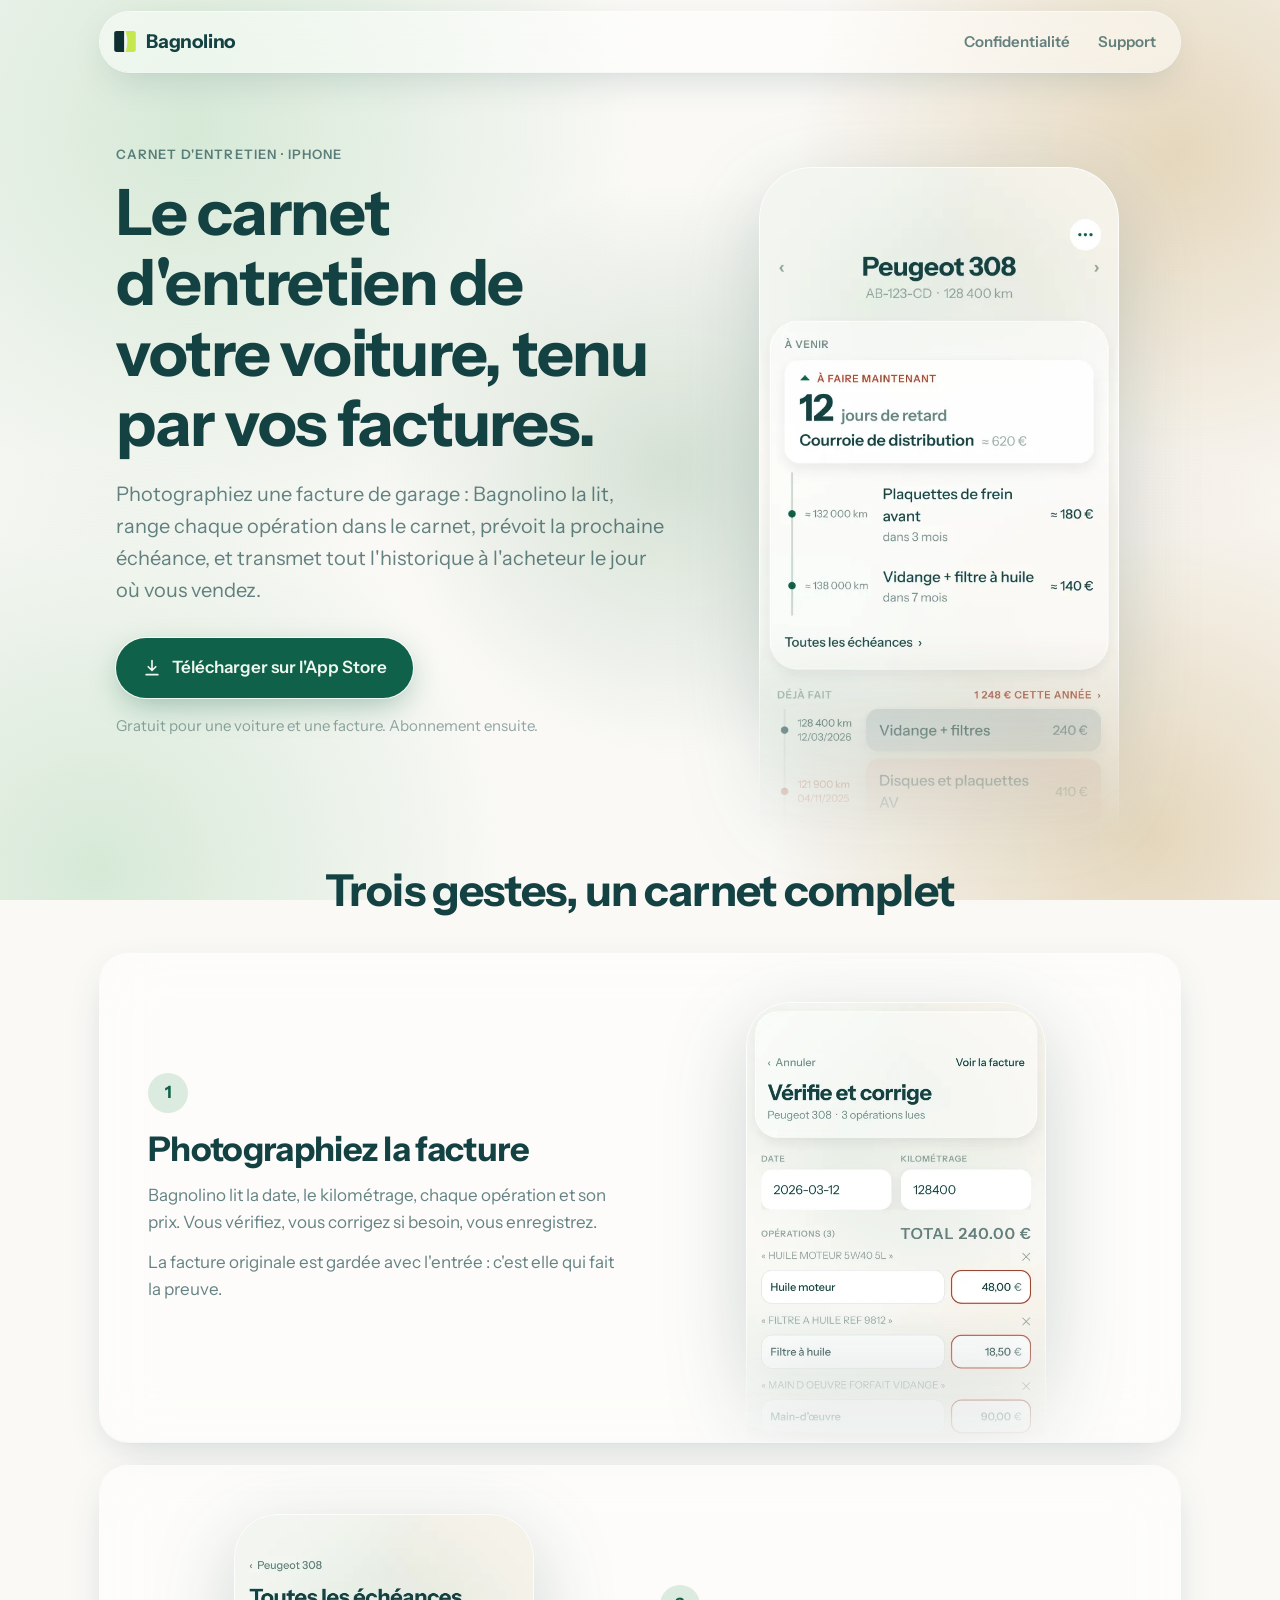
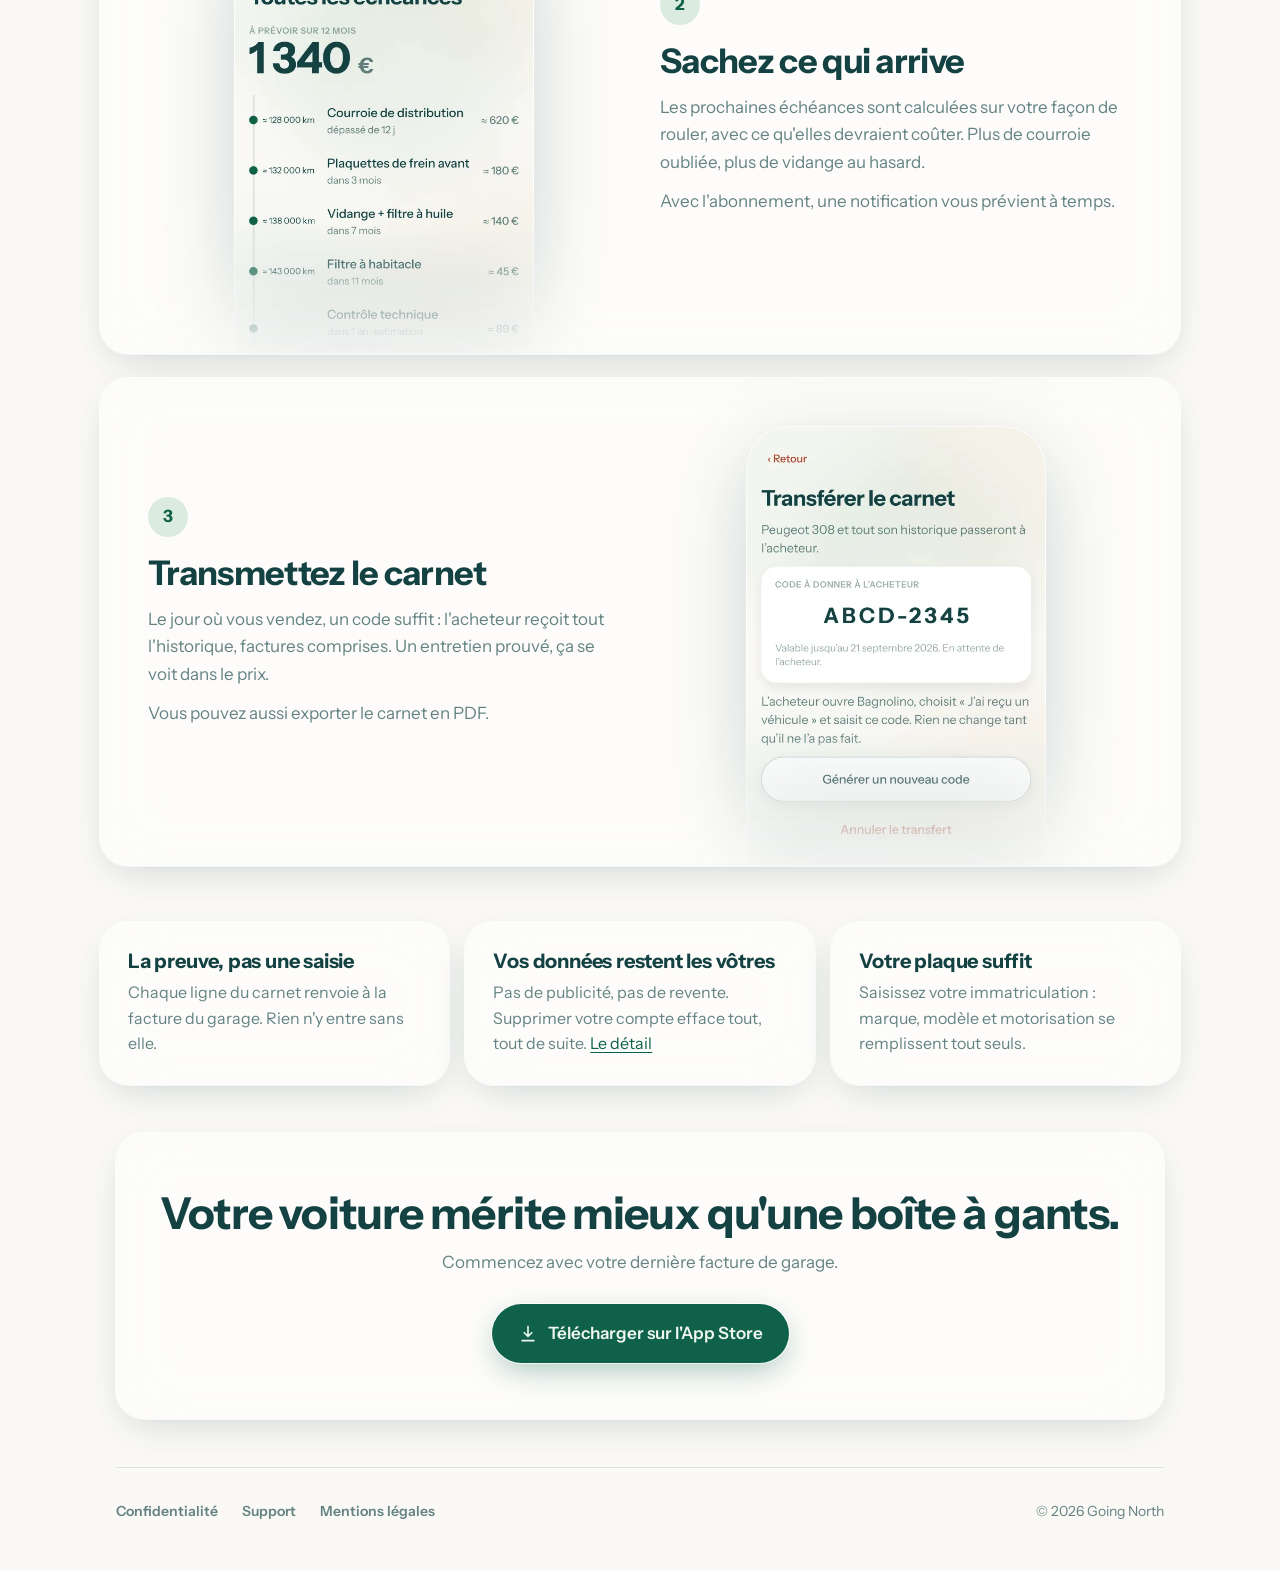
<file: index.html>
<!doctype html>
<html lang="fr">
<head>
  <meta charset="utf-8">
  <meta name="viewport" content="width=device-width, initial-scale=1">
  <title>Bagnolino — le carnet d'entretien de votre voiture</title>
  <meta name="description" content="Bagnolino lit vos factures de garage et tient le carnet d'entretien de votre voiture. Historique prouvé, prochaines échéances, transmission à l'acheteur.">
  <meta name="theme-color" content="#faf9f6">
  <meta property="og:type" content="website">
  <meta property="og:url" content="https://bagnolino.fr/">
  <meta property="og:title" content="Bagnolino — le carnet d'entretien de votre voiture">
  <meta property="og:description" content="Photographiez une facture de garage : Bagnolino tient le carnet, prévoit la suite et le transmet à l'acheteur le jour où vous vendez.">
  <meta property="og:image" content="https://bagnolino.fr/img/og.jpg">
  <meta name="twitter:card" content="summary_large_image">
  <link rel="icon" href="/favicon.svg" type="image/svg+xml">
  <link rel="icon" href="/favicon.png" sizes="64x64">
  <link rel="apple-touch-icon" href="/apple-touch-icon.png">
  <link rel="preload" href="/fonts/instrument-sans-700.woff2" as="font" type="font/woff2" crossorigin>
  <link rel="stylesheet" href="/style.css">
</head>
<body>
  <div class="taches" aria-hidden="true"><i></i><i></i><i></i><i></i><i></i></div>
  <header class="entete verre">
    <a class="marque" href="/"><i aria-hidden="true"></i>Bagnolino</a>
    <nav aria-label="Principale">
      <a href="/confidentialite/">Confidentialité</a>
      <a href="/support/">Support</a>
    </nav>
  </header>

  <main>
    <section class="hero large">
      <div class="accroche">
        <p class="surtitre">Carnet d'entretien · iPhone</p>
        <h1>Le carnet d'entretien de votre voiture, tenu par vos factures.</h1>
        <p class="chapo">Photographiez une facture de garage : Bagnolino la lit, range chaque opération dans le carnet, prévoit la prochaine échéance, et transmet tout l'historique à l'acheteur le jour où vous vendez.</p>
        <a class="bouton" href="https://apps.apple.com/fr/app/bagnolino/id6799707396">
          <svg viewBox="0 0 24 24" fill="none" stroke="currentColor" stroke-width="2" stroke-linecap="round" stroke-linejoin="round" aria-hidden="true"><path d="M12 3v12m0 0-4.5-4.5M12 15l4.5-4.5M5 20h14"/></svg>
          Télécharger sur l'App Store
        </a>
        <p class="mention">Gratuit pour une voiture et une facture. Abonnement ensuite.</p>
      </div>
      <div class="ecran">
        <img src="/img/accueil.webp" width="564" height="1044" alt="L'écran d'accueil de Bagnolino : une Peugeot 308, la courroie de distribution à faire maintenant, les prochaines échéances et les factures déjà enregistrées.">
      </div>
    </section>

    <section class="temps large" aria-labelledby="temps">
      <h2 id="temps">Trois gestes, un carnet complet</h2>

      <article class="etape verre">
        <div class="texte">
          <span class="numero" aria-hidden="true">1</span>
          <h3>Photographiez la facture</h3>
          <p>Bagnolino lit la date, le kilométrage, chaque opération et son prix. Vous vérifiez, vous corrigez si besoin, vous enregistrez.</p>
          <p>La facture originale est gardée avec l'entrée : c'est elle qui fait la preuve.</p>
        </div>
        <div class="ecran">
          <img src="/img/scan.webp" width="564" height="1044" loading="lazy" alt="L'écran de vérification d'une facture scannée : date, kilométrage et trois opérations reconnues, avec leur prix.">
        </div>
      </article>

      <article class="etape verre">
        <div class="texte">
          <span class="numero" aria-hidden="true">2</span>
          <h3>Sachez ce qui arrive</h3>
          <p>Les prochaines échéances sont calculées sur votre façon de rouler, avec ce qu'elles devraient coûter. Plus de courroie oubliée, plus de vidange au hasard.</p>
          <p>Avec l'abonnement, une notification vous prévient à temps.</p>
        </div>
        <div class="ecran">
          <img src="/img/echeances.webp" width="564" height="1044" loading="lazy" alt="La liste de toutes les échéances : 1 340 € à prévoir sur douze mois, de la courroie de distribution au liquide de refroidissement.">
        </div>
      </article>

      <article class="etape verre">
        <div class="texte">
          <span class="numero" aria-hidden="true">3</span>
          <h3>Transmettez le carnet</h3>
          <p>Le jour où vous vendez, un code suffit : l'acheteur reçoit tout l'historique, factures comprises. Un entretien prouvé, ça se voit dans le prix.</p>
          <p>Vous pouvez aussi exporter le carnet en PDF.</p>
        </div>
        <div class="ecran">
          <img src="/img/transfert.webp" width="564" height="1044" loading="lazy" alt="L'écran de transfert du carnet : un code à donner à l'acheteur, valable quelques jours.">
        </div>
      </article>
    </section>

    <section class="bandeau large" aria-label="Nos engagements">
      <div class="verre">
        <h3>La preuve, pas une saisie</h3>
        <p>Chaque ligne du carnet renvoie à la facture du garage. Rien n'y entre sans elle.</p>
      </div>
      <div class="verre">
        <h3>Vos données restent les vôtres</h3>
        <p>Pas de publicité, pas de revente. Supprimer votre compte efface tout, tout de suite. <a href="/confidentialite/">Le détail</a></p>
      </div>
      <div class="verre">
        <h3>Votre plaque suffit</h3>
        <p>Saisissez votre immatriculation : marque, modèle et motorisation se remplissent tout seuls.</p>
      </div>
    </section>

    <section class="large">
      <div class="final verre">
        <h2>Votre voiture mérite mieux qu'une boîte à gants.</h2>
        <p>Commencez avec votre dernière facture de garage.</p>
        <a class="bouton" href="https://apps.apple.com/fr/app/bagnolino/id6799707396">
          <svg viewBox="0 0 24 24" fill="none" stroke="currentColor" stroke-width="2" stroke-linecap="round" stroke-linejoin="round" aria-hidden="true"><path d="M12 3v12m0 0-4.5-4.5M12 15l4.5-4.5M5 20h14"/></svg>
          Télécharger sur l'App Store
        </a>
      </div>
    </section>
  </main>

  <footer class="pied">
    <a href="/confidentialite/">Confidentialité</a>
    <a href="/support/">Support</a>
    <a href="/mentions-legales/">Mentions légales</a>
    <span>© 2026 Going North</span>
  </footer>
</body>
</html>
</file>
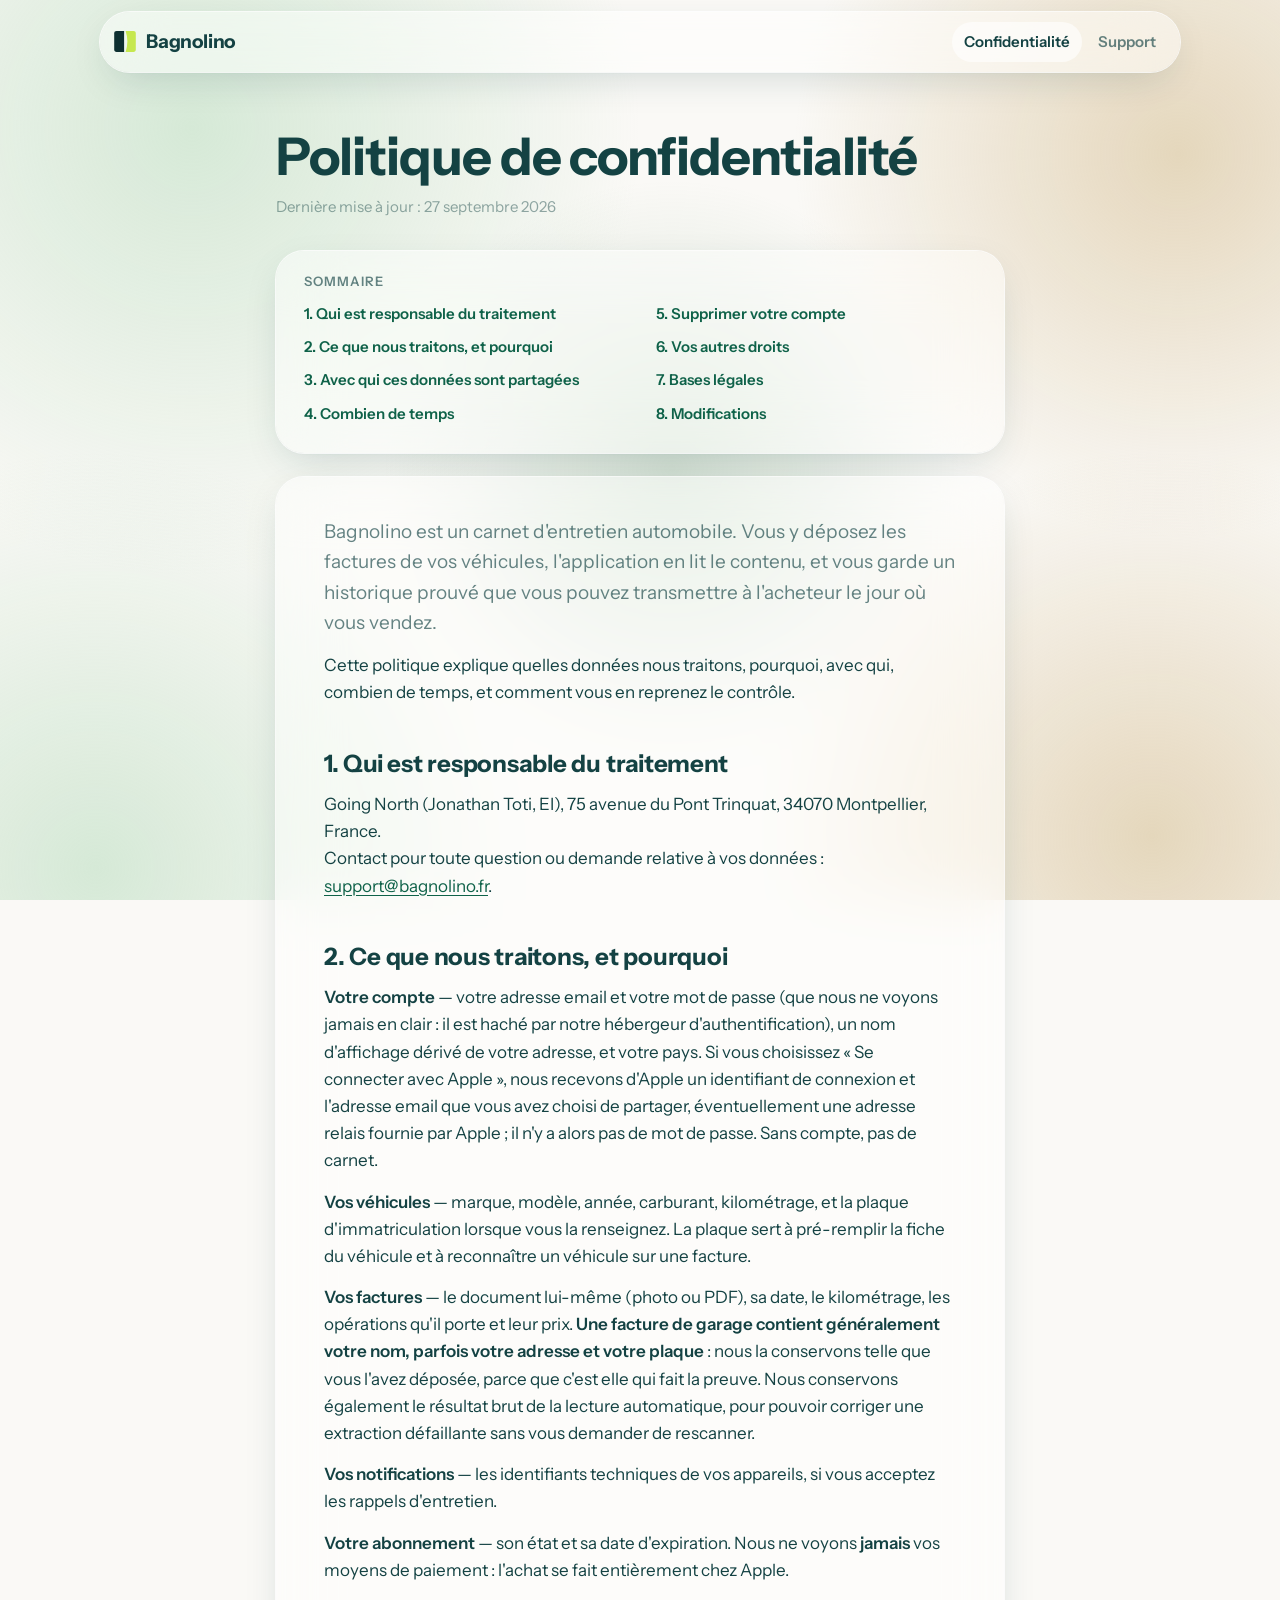
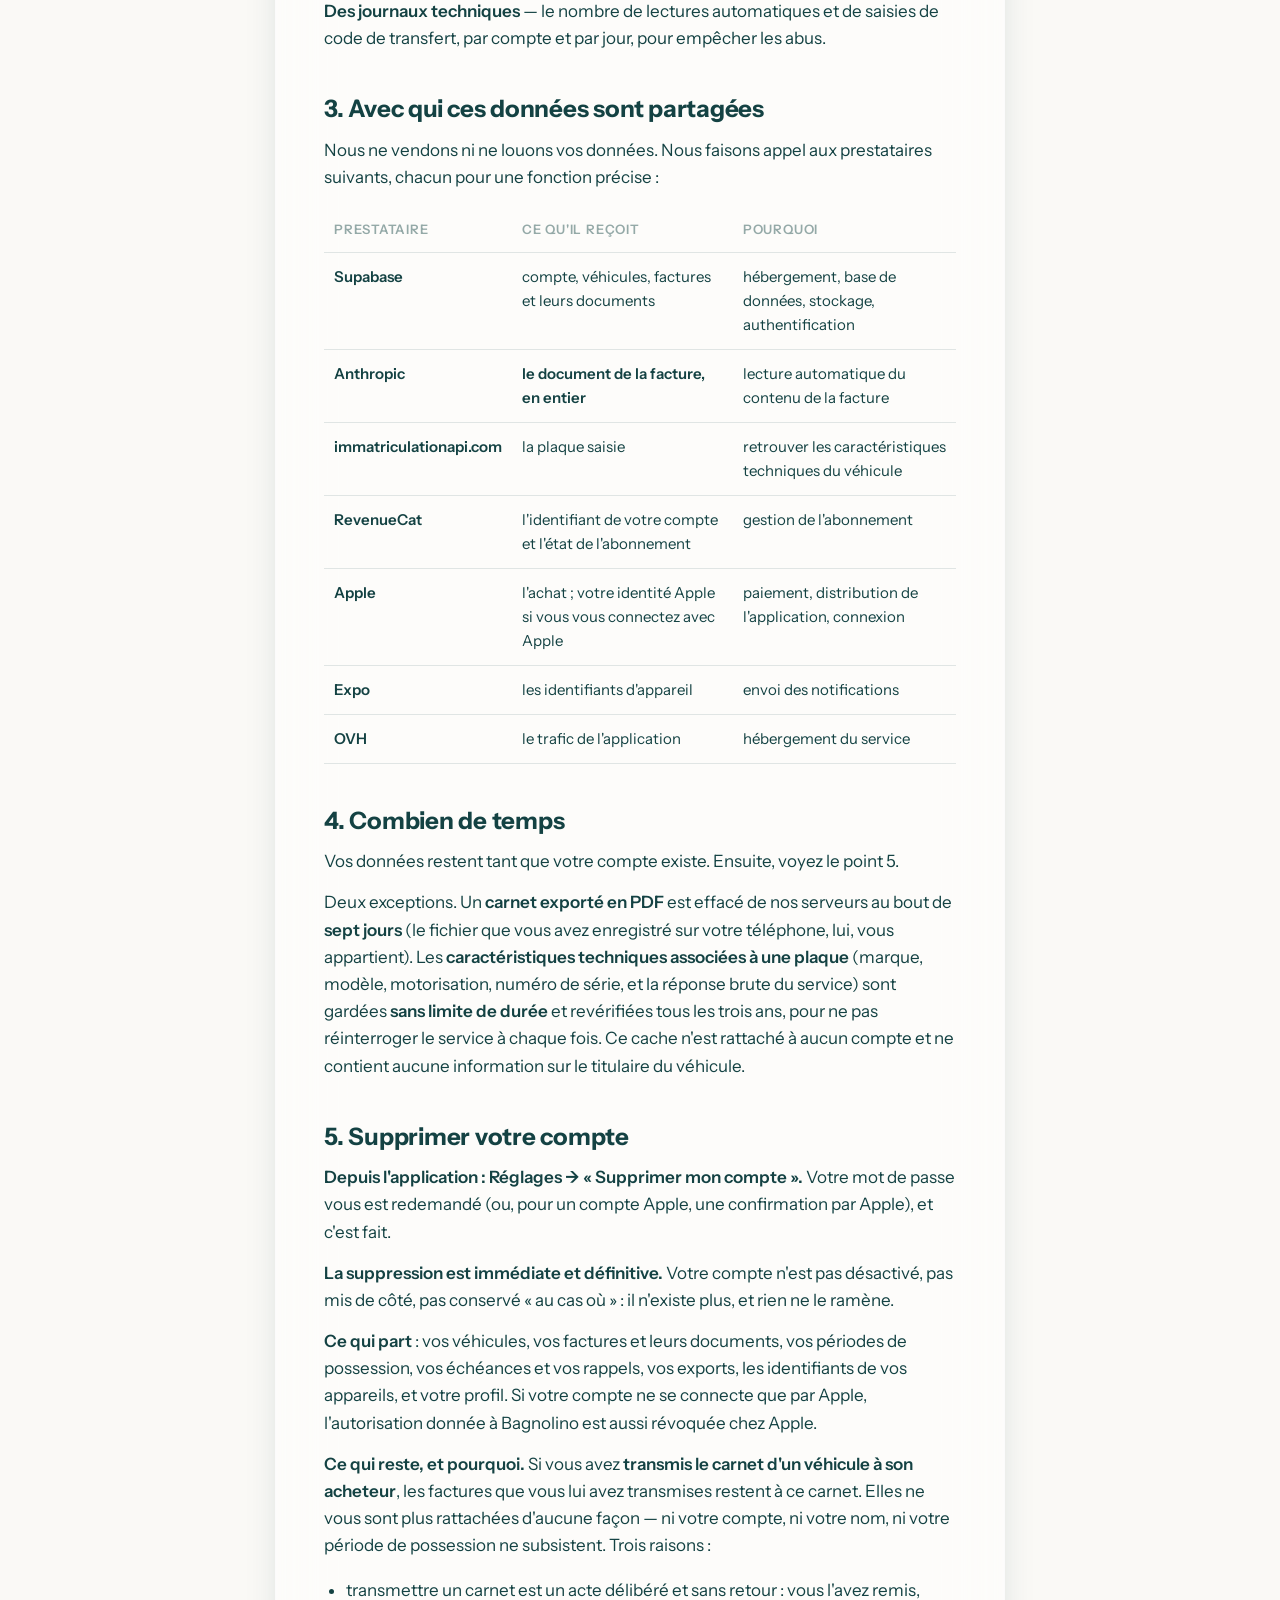
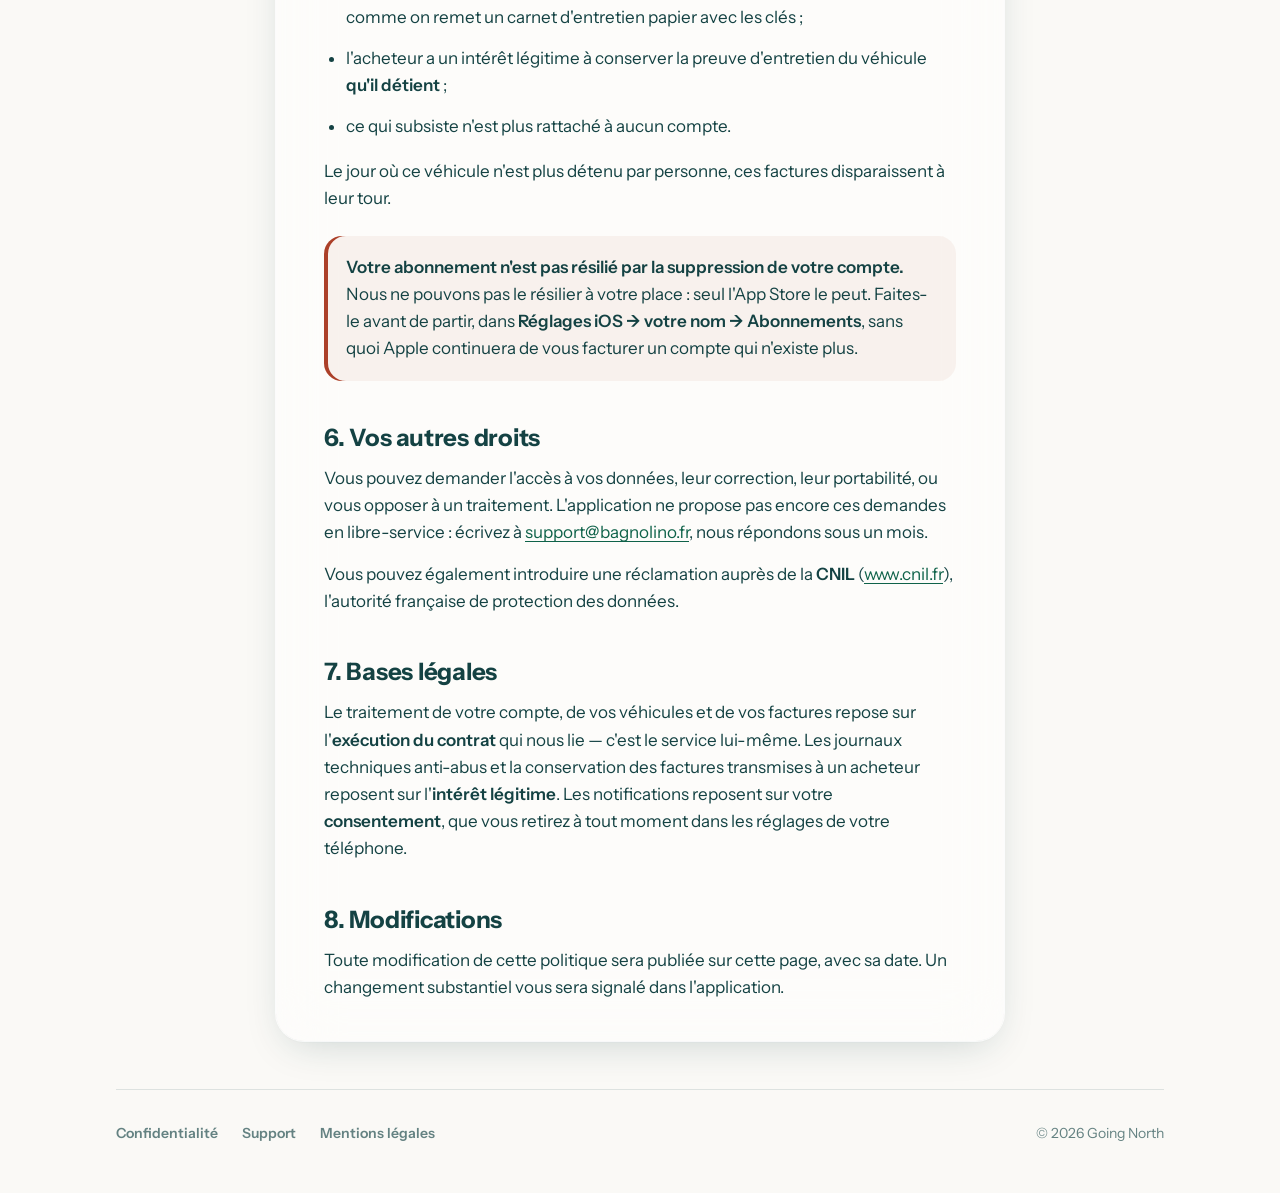
<file: confidentialite/index.html>
<!doctype html>
<html lang="fr">
<head>
  <meta charset="utf-8">
  <meta name="viewport" content="width=device-width, initial-scale=1">
  <title>Politique de confidentialité — Bagnolino</title>
  <link rel="icon" href="/favicon.svg" type="image/svg+xml">
  <link rel="icon" href="/favicon.png" sizes="64x64">
  <link rel="apple-touch-icon" href="/apple-touch-icon.png">
  <meta name="description" content="Quelles données Bagnolino traite, pourquoi, avec qui, combien de temps, et comment en reprendre le contrôle.">
  <meta name="theme-color" content="#faf9f6">
  <link rel="preload" href="/fonts/instrument-sans-700.woff2" as="font" type="font/woff2" crossorigin>
  <link rel="stylesheet" href="/style.css">
</head>
<body>
  <div class="taches" aria-hidden="true"><i></i><i></i><i></i><i></i><i></i></div>
  <header class="entete verre">
    <a class="marque" href="/"><i aria-hidden="true"></i>Bagnolino</a>
    <nav aria-label="Principale">
      <a href="/confidentialite/" aria-current="page">Confidentialité</a>
      <a href="/support/">Support</a>
    </nav>
  </header>
  <main class="page etroit">
    <h1>Politique de confidentialité</h1>
    <p class="date">Dernière mise à jour : 27 septembre 2026</p>

    <nav class="sommaire verre" aria-labelledby="sommaire">
      <p class="surtitre" id="sommaire">Sommaire</p>
      <ol>
        <li><a href="#s1">1. Qui est responsable du traitement</a></li>
        <li><a href="#s2">2. Ce que nous traitons, et pourquoi</a></li>
        <li><a href="#s3">3. Avec qui ces données sont partagées</a></li>
        <li><a href="#s4">4. Combien de temps</a></li>
        <li><a href="#s5">5. Supprimer votre compte</a></li>
        <li><a href="#s6">6. Vos autres droits</a></li>
        <li><a href="#s7">7. Bases légales</a></li>
        <li><a href="#s8">8. Modifications</a></li>
      </ol>
    </nav>

    <article class="feuille verre">

    <p class="intro">Bagnolino est un carnet d'entretien automobile. Vous y déposez les factures de vos véhicules, l'application en lit le contenu, et vous garde un historique prouvé que vous pouvez transmettre à l'acheteur le jour où vous vendez.</p>
    <p>Cette politique explique quelles données nous traitons, pourquoi, avec qui, combien de temps, et comment vous en reprenez le contrôle.</p>

    <h2 id="s1">1. Qui est responsable du traitement</h2>
    <p>Going North (Jonathan Toti, EI), 75 avenue du Pont Trinquat, 34070 Montpellier, France.<br>
    Contact pour toute question ou demande relative à vos données : <a href="mailto:support@bagnolino.fr">support@bagnolino.fr</a>.</p>

    <h2 id="s2">2. Ce que nous traitons, et pourquoi</h2>
    <p><strong>Votre compte</strong> — votre adresse email et votre mot de passe (que nous ne voyons jamais en clair : il est haché par notre hébergeur d'authentification), un nom d'affichage dérivé de votre adresse, et votre pays. Si vous choisissez « Se connecter avec Apple », nous recevons d'Apple un identifiant de connexion et l'adresse email que vous avez choisi de partager, éventuellement une adresse relais fournie par Apple ; il n'y a alors pas de mot de passe. Sans compte, pas de carnet.</p>
    <p><strong>Vos véhicules</strong> — marque, modèle, année, carburant, kilométrage, et la plaque d'immatriculation lorsque vous la renseignez. La plaque sert à pré-remplir la fiche du véhicule et à reconnaître un véhicule sur une facture.</p>
    <p><strong>Vos factures</strong> — le document lui-même (photo ou PDF), sa date, le kilométrage, les opérations qu'il porte et leur prix. <strong>Une facture de garage contient généralement votre nom, parfois votre adresse et votre plaque</strong> : nous la conservons telle que vous l'avez déposée, parce que c'est elle qui fait la preuve. Nous conservons également le résultat brut de la lecture automatique, pour pouvoir corriger une extraction défaillante sans vous demander de rescanner.</p>
    <p><strong>Vos notifications</strong> — les identifiants techniques de vos appareils, si vous acceptez les rappels d'entretien.</p>
    <p><strong>Votre abonnement</strong> — son état et sa date d'expiration. Nous ne voyons <strong>jamais</strong> vos moyens de paiement : l'achat se fait entièrement chez Apple.</p>
    <p><strong>Des journaux techniques</strong> — le nombre de lectures automatiques et de saisies de code de transfert, par compte et par jour, pour empêcher les abus.</p>

    <h2 id="s3">3. Avec qui ces données sont partagées</h2>
    <p>Nous ne vendons ni ne louons vos données. Nous faisons appel aux prestataires suivants, chacun pour une fonction précise :</p>
    <div class="tableau">
    <table>
      <tr><th>Prestataire</th><th>Ce qu'il reçoit</th><th>Pourquoi</th></tr>
      <tr><td><strong>Supabase</strong></td><td>compte, véhicules, factures et leurs documents</td><td>hébergement, base de données, stockage, authentification</td></tr>
      <tr><td><strong>Anthropic</strong></td><td><strong>le document de la facture, en entier</strong></td><td>lecture automatique du contenu de la facture</td></tr>
      <tr><td><strong>immatriculationapi.com</strong></td><td>la plaque saisie</td><td>retrouver les caractéristiques techniques du véhicule</td></tr>
      <tr><td><strong>RevenueCat</strong></td><td>l'identifiant de votre compte et l'état de l'abonnement</td><td>gestion de l'abonnement</td></tr>
      <tr><td><strong>Apple</strong></td><td>l'achat ; votre identité Apple si vous vous connectez avec Apple</td><td>paiement, distribution de l'application, connexion</td></tr>
      <tr><td><strong>Expo</strong></td><td>les identifiants d'appareil</td><td>envoi des notifications</td></tr>
      <tr><td><strong>OVH</strong></td><td>le trafic de l'application</td><td>hébergement du service</td></tr>
    </table>
    </div>

    <h2 id="s4">4. Combien de temps</h2>
    <p>Vos données restent tant que votre compte existe. Ensuite, voyez le point 5.</p>
    <p>Deux exceptions. Un <strong>carnet exporté en PDF</strong> est effacé de nos serveurs au bout de <strong>sept jours</strong> (le fichier que vous avez enregistré sur votre téléphone, lui, vous appartient). Les <strong>caractéristiques techniques associées à une plaque</strong> (marque, modèle, motorisation, numéro de série, et la réponse brute du service) sont gardées <strong>sans limite de durée</strong> et revérifiées tous les trois ans, pour ne pas réinterroger le service à chaque fois. Ce cache n'est rattaché à aucun compte et ne contient aucune information sur le titulaire du véhicule.</p>

    <h2 id="s5">5. Supprimer votre compte</h2>
    <p><strong>Depuis l'application : Réglages → « Supprimer mon compte ».</strong> Votre mot de passe vous est redemandé (ou, pour un compte Apple, une confirmation par Apple), et c'est fait.</p>
    <p><strong>La suppression est immédiate et définitive.</strong> Votre compte n'est pas désactivé, pas mis de côté, pas conservé « au cas où » : il n'existe plus, et rien ne le ramène.</p>
    <p><strong>Ce qui part</strong> : vos véhicules, vos factures et leurs documents, vos périodes de possession, vos échéances et vos rappels, vos exports, les identifiants de vos appareils, et votre profil. Si votre compte ne se connecte que par Apple, l'autorisation donnée à Bagnolino est aussi révoquée chez Apple.</p>
    <p><strong>Ce qui reste, et pourquoi.</strong> Si vous avez <strong>transmis le carnet d'un véhicule à son acheteur</strong>, les factures que vous lui avez transmises restent à ce carnet. Elles ne vous sont plus rattachées d'aucune façon — ni votre compte, ni votre nom, ni votre période de possession ne subsistent. Trois raisons :</p>
    <ul>
      <li>transmettre un carnet est un acte délibéré et sans retour : vous l'avez remis, comme on remet un carnet d'entretien papier avec les clés ;</li>
      <li>l'acheteur a un intérêt légitime à conserver la preuve d'entretien du véhicule <strong>qu'il détient</strong> ;</li>
      <li>ce qui subsiste n'est plus rattaché à aucun compte.</li>
    </ul>
    <p>Le jour où ce véhicule n'est plus détenu par personne, ces factures disparaissent à leur tour.</p>
    <div class="note attention">
      <p><strong>Votre abonnement n'est pas résilié par la suppression de votre compte.</strong> Nous ne pouvons pas le résilier à votre place : seul l'App Store le peut. Faites-le avant de partir, dans <strong>Réglages iOS → votre nom → Abonnements</strong>, sans quoi Apple continuera de vous facturer un compte qui n'existe plus.</p>
    </div>

    <h2 id="s6">6. Vos autres droits</h2>
    <p>Vous pouvez demander l'accès à vos données, leur correction, leur portabilité, ou vous opposer à un traitement. L'application ne propose pas encore ces demandes en libre-service : écrivez à <a href="mailto:support@bagnolino.fr">support@bagnolino.fr</a>, nous répondons sous un mois.</p>
    <p>Vous pouvez également introduire une réclamation auprès de la <strong>CNIL</strong> (<a href="https://www.cnil.fr">www.cnil.fr</a>), l'autorité française de protection des données.</p>

    <h2 id="s7">7. Bases légales</h2>
    <p>Le traitement de votre compte, de vos véhicules et de vos factures repose sur l'<strong>exécution du contrat</strong> qui nous lie — c'est le service lui-même. Les journaux techniques anti-abus et la conservation des factures transmises à un acheteur reposent sur l'<strong>intérêt légitime</strong>. Les notifications reposent sur votre <strong>consentement</strong>, que vous retirez à tout moment dans les réglages de votre téléphone.</p>

    <h2 id="s8">8. Modifications</h2>
    <p>Toute modification de cette politique sera publiée sur cette page, avec sa date. Un changement substantiel vous sera signalé dans l'application.</p>
    </article>
  </main>
  <footer class="pied">
    <a href="/confidentialite/">Confidentialité</a>
    <a href="/support/">Support</a>
    <a href="/mentions-legales/">Mentions légales</a>
    <span>© 2026 Going North</span>
  </footer>
</body>
</html>
</file>
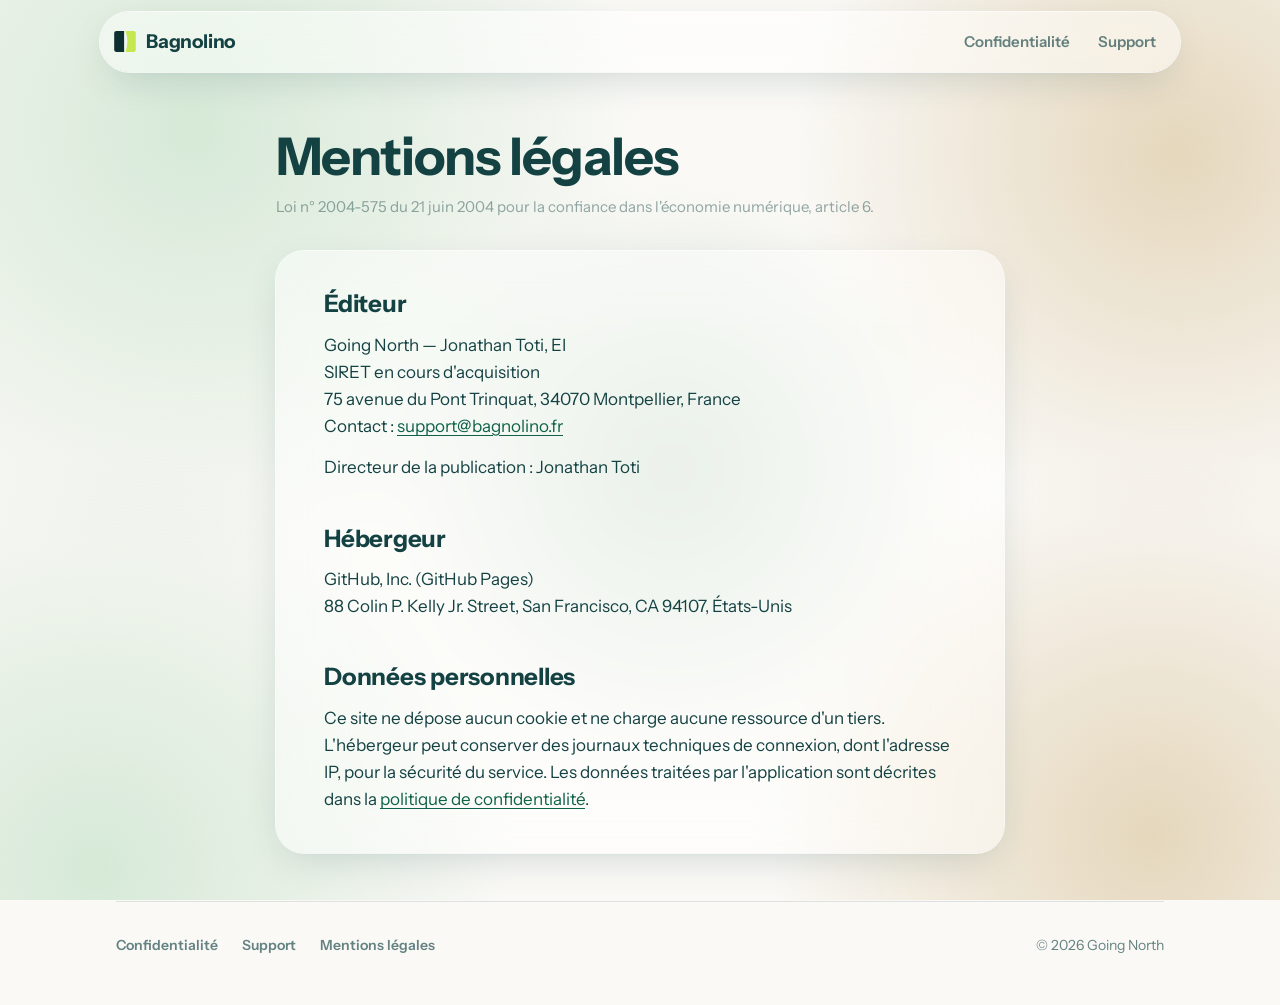
<file: mentions-legales/index.html>
<!doctype html>
<html lang="fr">
<head>
  <meta charset="utf-8">
  <meta name="viewport" content="width=device-width, initial-scale=1">
  <title>Mentions légales — Bagnolino</title>
  <meta name="description" content="Éditeur et hébergeur du site bagnolino.fr.">
  <meta name="theme-color" content="#faf9f6">
  <link rel="icon" href="/favicon.svg" type="image/svg+xml">
  <link rel="icon" href="/favicon.png" sizes="64x64">
  <link rel="apple-touch-icon" href="/apple-touch-icon.png">
  <link rel="preload" href="/fonts/instrument-sans-700.woff2" as="font" type="font/woff2" crossorigin>
  <link rel="stylesheet" href="/style.css">
</head>
<body>
  <div class="taches" aria-hidden="true"><i></i><i></i><i></i><i></i><i></i></div>
  <header class="entete verre">
    <a class="marque" href="/"><i aria-hidden="true"></i>Bagnolino</a>
    <nav aria-label="Principale">
      <a href="/confidentialite/">Confidentialité</a>
      <a href="/support/">Support</a>
    </nav>
  </header>

  <main class="page etroit">
    <h1>Mentions légales</h1>
    <p class="date">Loi n° 2004-575 du 21 juin 2004 pour la confiance dans l'économie numérique, article 6.</p>

    <article class="feuille verre">
      <h2>Éditeur</h2>
      <p>Going North — Jonathan Toti, EI<br>
      SIRET en cours d'acquisition<br>
      75 avenue du Pont Trinquat, 34070 Montpellier, France<br>
      Contact : <a href="mailto:support@bagnolino.fr">support@bagnolino.fr</a></p>
      <p>Directeur de la publication : Jonathan Toti</p>

      <h2>Hébergeur</h2>
      <p>GitHub, Inc. (GitHub Pages)<br>
      88 Colin P. Kelly Jr. Street, San Francisco, CA 94107, États-Unis</p>

      <h2>Données personnelles</h2>
      <p>Ce site ne dépose aucun cookie et ne charge aucune ressource d'un tiers. L'hébergeur peut conserver des journaux techniques de connexion, dont l'adresse IP, pour la sécurité du service. Les données traitées par l'application sont décrites dans la <a href="/confidentialite/">politique de confidentialité</a>.</p>
    </article>
  </main>

  <footer class="pied">
    <a href="/confidentialite/">Confidentialité</a>
    <a href="/support/">Support</a>
    <a href="/mentions-legales/">Mentions légales</a>
    <span>© 2026 Going North</span>
  </footer>
</body>
</html>
</file>
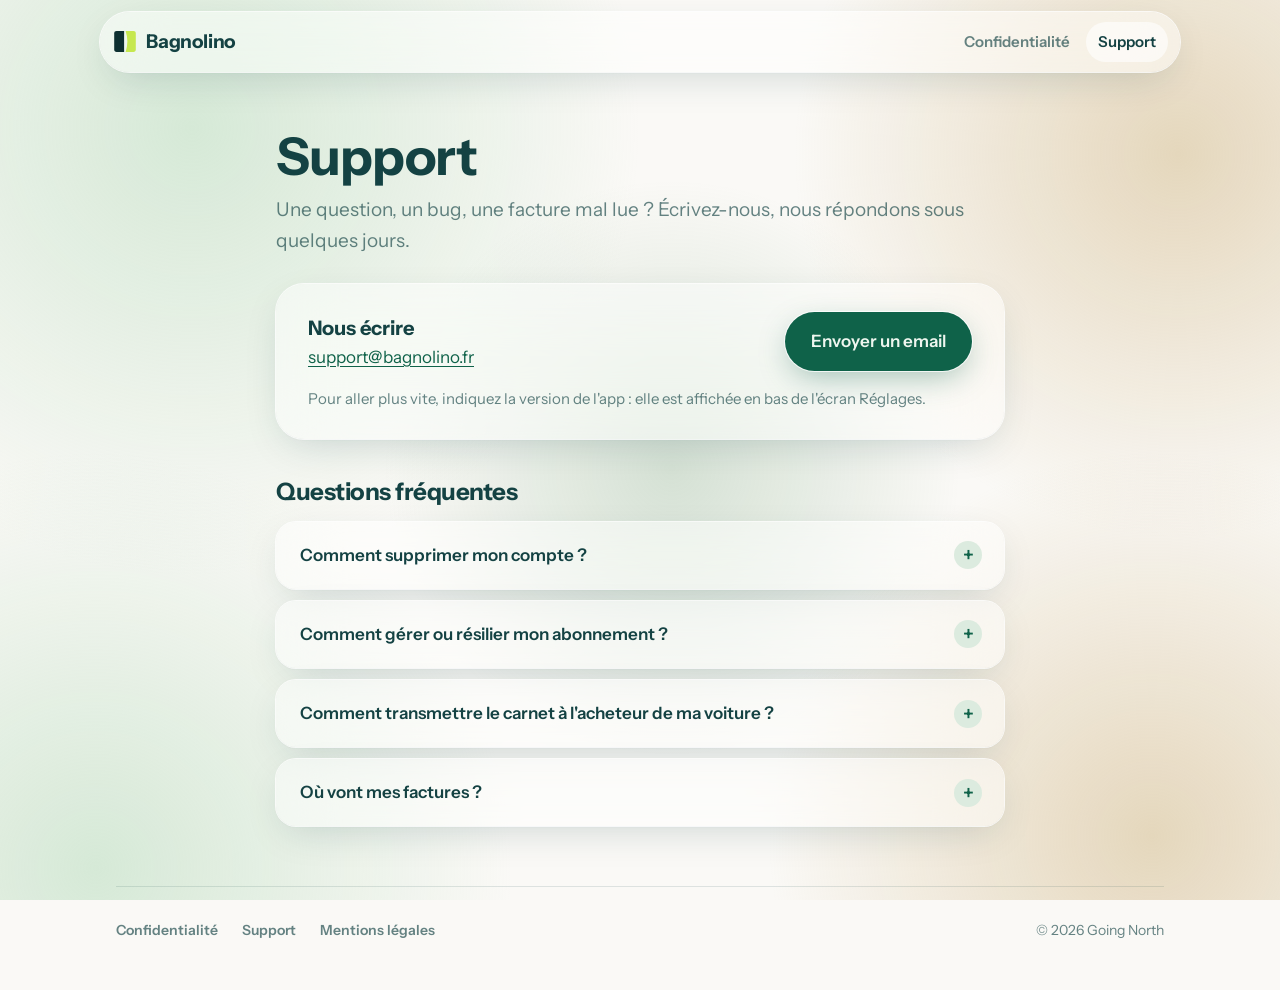
<file: support/index.html>
<!doctype html>
<html lang="fr">
<head>
  <meta charset="utf-8">
  <meta name="viewport" content="width=device-width, initial-scale=1">
  <title>Support — Bagnolino</title>
  <meta name="description" content="Une question, un bug, une facture mal lue ? Contacter l'équipe Bagnolino et réponses aux questions fréquentes.">
  <meta name="theme-color" content="#faf9f6">
  <link rel="icon" href="/favicon.svg" type="image/svg+xml">
  <link rel="icon" href="/favicon.png" sizes="64x64">
  <link rel="apple-touch-icon" href="/apple-touch-icon.png">
  <link rel="preload" href="/fonts/instrument-sans-700.woff2" as="font" type="font/woff2" crossorigin>
  <link rel="stylesheet" href="/style.css">
</head>
<body>
  <div class="taches" aria-hidden="true"><i></i><i></i><i></i><i></i><i></i></div>
  <header class="entete verre">
    <a class="marque" href="/"><i aria-hidden="true"></i>Bagnolino</a>
    <nav aria-label="Principale">
      <a href="/confidentialite/">Confidentialité</a>
      <a href="/support/" aria-current="page">Support</a>
    </nav>
  </header>

  <main class="page etroit">
    <h1>Support</h1>
    <p class="intro">Une question, un bug, une facture mal lue ? Écrivez-nous, nous répondons sous quelques jours.</p>

    <div class="contact verre">
      <div>
        <p class="titre">Nous écrire</p>
        <p><a href="mailto:support@bagnolino.fr">support@bagnolino.fr</a></p>
      </div>
      <a class="bouton" href="mailto:support@bagnolino.fr">Envoyer un email</a>
      <p class="muted">Pour aller plus vite, indiquez la version de l'app : elle est affichée en bas de l'écran Réglages.</p>
    </div>

    <section class="faq" aria-labelledby="faq">
      <h2 id="faq">Questions fréquentes</h2>
      <details class="verre">
        <summary>Comment supprimer mon compte ?</summary>
        <p>Dans l'app : Réglages → « Supprimer mon compte ». C'est immédiat et définitif. Pensez à résilier votre abonnement avant, dans les réglages iOS : Bagnolino ne peut pas le faire à votre place.</p>
      </details>
      <details class="verre">
        <summary>Comment gérer ou résilier mon abonnement ?</summary>
        <p>Réglages iOS → votre nom → Abonnements. L'abonnement est géré par Apple, pas par nous.</p>
      </details>
      <details class="verre">
        <summary>Comment transmettre le carnet à l'acheteur de ma voiture ?</summary>
        <p>Dans l'app : Réglages → « Transférer à un acheteur ». Vous obtenez un code à lui donner ; il ouvre Bagnolino, choisit « J'ai reçu un véhicule » et saisit ce code. Rien ne change tant qu'il ne l'a pas fait.</p>
      </details>
      <details class="verre">
        <summary>Où vont mes factures ?</summary>
        <p>Tout est expliqué dans la <a href="/confidentialite/">politique de confidentialité</a>.</p>
      </details>
    </section>
  </main>

  <footer class="pied">
    <a href="/confidentialite/">Confidentialité</a>
    <a href="/support/">Support</a>
    <a href="/mentions-legales/">Mentions légales</a>
    <span>© 2026 Going North</span>
  </footer>
</body>
</html>
</file>
<file: style.css>
/* DA « verre, forêt & terre » de l'app (apps/mobile/src/theme/tokens.ts, mode clair).
   Le site est en clair seulement, comme l'app (ADR 0001 du dépôt Bagnolino). */

@font-face { font-family: "Instrument Sans"; font-weight: 400; font-display: swap; src: url(/fonts/instrument-sans-400.woff2) format("woff2"); }
@font-face { font-family: "Instrument Sans"; font-weight: 600; font-display: swap; src: url(/fonts/instrument-sans-600.woff2) format("woff2"); }
@font-face { font-family: "Instrument Sans"; font-weight: 700; font-display: swap; src: url(/fonts/instrument-sans-700.woff2) format("woff2"); }

:root {
  color-scheme: light;
  --canvas: #faf9f6; --surface: #ffffff; --sunken: #eef1ec;
  --text: #144243; --text-2: #144243a6; --text-3: #14424373;
  --border: #1442431f; --rail: #14424326;
  --brand: #0f6249; --brand-soft: #dcebdf; --terre: #ac4029; --on-brand: #eef6ef;
  --verre: #ffffff80; --filet: #ffffffcc;
  --ombre: 0 1px 2px #1442430f, 0 12px 40px -12px #14424338;
  --rayon: 28px;
}

* { box-sizing: border-box; }
html { -webkit-text-size-adjust: 100%; scroll-behavior: smooth; scroll-padding-top: 96px; }
body {
  margin: 0; min-height: 100vh; background: var(--canvas); color: var(--text);
  font: 17px/1.6 "Instrument Sans", -apple-system, "Segoe UI", sans-serif;
  -webkit-font-smoothing: antialiased; overflow-x: hidden;
}
img { max-width: 100%; height: auto; display: block; }
a { color: var(--brand); text-underline-offset: 3px; }
a:hover { text-decoration-thickness: 2px; }
:focus-visible { outline: 3px solid var(--brand); outline-offset: 3px; border-radius: 6px; }
strong { font-weight: 600; }

/* ── Le fond : du crème et des taches floues qui dérivent (FondTaches de l'app) ── */
.taches { position: fixed; inset: 0; z-index: -1; overflow: hidden; pointer-events: none; }
.taches i {
  position: absolute; width: var(--d); aspect-ratio: 1; border-radius: 50%;
  background: radial-gradient(closest-side, var(--c) 0%, transparent 100%);
  opacity: .5; animation: derive var(--t) ease-in-out infinite alternate;
}
.taches i:nth-child(1) { --c: #b2d9b8; --d: 70vmax; left: -20vmax; top: -25vmax; --t: 26s; }
.taches i:nth-child(2) { --c: #d0b583; --d: 60vmax; right: -22vmax; top: -18vmax; --t: 31s; animation-delay: -8s; }
.taches i:nth-child(3) { --c: #76a57f; --d: 45vmax; left: 30vw; top: 20vh; --t: 23s; animation-delay: -4s; opacity: .28; }
.taches i:nth-child(4) { --c: #b2d9b8; --d: 65vmax; left: -25vmax; bottom: -30vmax; --t: 29s; animation-delay: -12s; }
.taches i:nth-child(5) { --c: #d0b583; --d: 60vmax; right: -20vmax; bottom: -25vmax; --t: 34s; animation-delay: -3s; }
@keyframes derive {
  from { transform: translate(0, 0); }
  to { transform: translate(6vmax, 4vmax); }
}
@media (prefers-reduced-motion: reduce) {
  .taches i { animation: none; }
  html { scroll-behavior: auto; }
}

/* ── Le verre ── */
.verre {
  background: var(--verre);
  -webkit-backdrop-filter: blur(30px) saturate(1.3); backdrop-filter: blur(30px) saturate(1.3);
  box-shadow: 0 0 0 1px var(--filet), var(--ombre);
  border-radius: var(--rayon);
}

/* ── En-tête ── */
.entete {
  position: sticky; top: 12px; z-index: 10;
  max-width: 1080px; margin: 12px auto 0; width: calc(100% - 32px);
  display: flex; align-items: center; gap: 16px; padding: 10px 12px 10px 14px;
  border-radius: 999px;
}
.marque { display: flex; align-items: center; gap: 10px; color: inherit; text-decoration: none; font-weight: 700; font-size: 19px; letter-spacing: -.01em; }
.marque i { width: 22px; height: 22px; background: url(/img/marque.svg) center / contain no-repeat; }
.entete nav { margin-left: auto; display: flex; gap: 4px; align-items: center; }
.entete nav a { color: var(--text-2); text-decoration: none; font-size: 15px; font-weight: 600; padding: 8px 12px; border-radius: 999px; }
.entete nav a:hover, .entete nav a[aria-current] { color: var(--text); background: #ffffff99; }

/* ── Boutons ── */
.bouton {
  display: inline-flex; align-items: center; gap: 10px; padding: 16px 26px; border-radius: 999px;
  background: var(--brand); color: var(--on-brand); text-decoration: none; font-weight: 600; font-size: 17px;
  box-shadow: 0 0 0 1px #ffffffc4, 0 10px 32px -6px #0f624966;
  transition: transform .15s ease, box-shadow .15s ease;
}
.bouton:hover { transform: translateY(-1px); box-shadow: 0 0 0 1px #ffffffc4, 0 14px 40px -6px #0f624980; }
.bouton svg { width: 20px; height: 20px; flex: none; }

/* ── Conteneurs ── */
.large { max-width: 1080px; margin: 0 auto; padding: 0 16px; }
.etroit { max-width: 760px; margin: 0 auto; padding: 0 16px; }

.surtitre { font-size: 13px; font-weight: 600; letter-spacing: .08em; text-transform: uppercase; color: var(--text-2); margin: 0 0 12px; }
h1, h2, h3 { letter-spacing: -.02em; line-height: 1.1; font-weight: 700; }
h1 { font-size: clamp(38px, 6vw, 64px); margin: 0 0 20px; }
.muted { color: var(--text-2); }

/* ── Accueil : le hero ── */
.hero { display: grid; grid-template-columns: 1.1fr .9fr; gap: 48px; align-items: end; padding-top: 72px; }
.hero .accroche { padding-bottom: 96px; }
.hero .chapo { font-size: 20px; color: var(--text-2); max-width: 30em; margin: 0 0 32px; }
.hero .mention { font-size: 15px; color: var(--text-3); margin: 16px 0 0; }

/* L'écran de l'app, coupé en bas comme sur les captures App Store.
   L'ombre est portée par le conteneur : le masque de l'image la couperait. */
.ecran { margin: 0 auto; width: min(100%, 360px); filter: drop-shadow(0 24px 40px #14424333); }
.ecran img {
  width: 100%; height: var(--h, auto); object-fit: cover; object-position: top;
  border-radius: 14.4% 14.4% 0 0 / var(--rv, 7.8%) var(--rv, 7.8%) 0 0;
  outline: 1px solid var(--filet); outline-offset: -1px;
  -webkit-mask-image: linear-gradient(to bottom, #000 70%, transparent);
  mask-image: linear-gradient(to bottom, #000 70%, transparent);
}

/* ── Accueil : les trois temps ── */
.temps { display: grid; gap: 24px; padding: 32px 0 48px; }
.temps > h2 { font-size: clamp(30px, 4vw, 44px); margin: 0 0 16px; text-align: center; }
.etape {
  display: grid; grid-template-columns: 1fr 1fr; gap: 40px; align-items: end;
  padding: 48px 48px 0; overflow: hidden;
}
.etape:nth-of-type(even) .texte { order: 2; }
.etape .texte { padding-bottom: 56px; align-self: center; }
.etape .numero {
  display: inline-grid; place-items: center; width: 40px; height: 40px; border-radius: 50%;
  background: var(--brand-soft); color: var(--brand); font-weight: 700; margin-bottom: 18px;
}
.etape h3 { font-size: clamp(26px, 3vw, 34px); margin: 0 0 14px; }
.etape p { color: var(--text-2); margin: 0 0 12px; }
.etape .ecran { width: min(100%, 300px); }
.etape .ecran img { --h: 440px; --rv: 43px; }

/* ── Accueil : la promesse sur les données, et l'appel final ── */
.bandeau { display: grid; grid-template-columns: repeat(3, 1fr); gap: 16px; padding: 8px 0 48px; }
.bandeau div { padding: 28px; }
.bandeau h3 { font-size: 20px; margin: 0 0 8px; letter-spacing: -.01em; }
.bandeau p { margin: 0; color: var(--text-2); font-size: 16px; }
.final { text-align: center; padding: 56px 24px; margin-bottom: 48px; }
.final h2 { font-size: clamp(30px, 4vw, 44px); margin: 0 0 12px; }
.final p { color: var(--text-2); margin: 0 0 28px; }

/* ── Pages de texte (confidentialité, support, mentions) ── */
.page { padding-top: 56px; padding-bottom: 48px; }
.page h1 { font-size: clamp(34px, 5vw, 52px); margin-bottom: 10px; }
.page .date { color: var(--text-3); font-size: 15px; margin: 0 0 32px; }
.feuille { padding: 40px 48px; }
.feuille > :first-child { margin-top: 0; }
.feuille > :last-child { margin-bottom: 0; }
.feuille h2 { font-size: 24px; margin: 44px 0 14px; letter-spacing: -.01em; }
.feuille p, .feuille li { margin: 0 0 14px; }
.feuille ul { padding-left: 22px; }
.intro { font-size: 19px; color: var(--text-2); margin: 0 0 28px; }

.sommaire { padding: 20px 28px; margin: 0 0 24px; }
.sommaire p { margin: 0 0 8px; }
.sommaire ol { margin: 0; padding-left: 0; list-style: none; columns: 2; column-gap: 32px; }
.sommaire li { margin: 0 0 6px; break-inside: avoid; }
.sommaire a { text-decoration: none; font-weight: 600; font-size: 15px; }
.sommaire a:hover { text-decoration: underline; }

.note { background: var(--brand-soft); border-radius: 18px; padding: 18px 22px; margin: 24px 0; }
.note > :last-child { margin-bottom: 0; }
.attention { background: #ac40290f; box-shadow: inset 4px 0 0 var(--terre); }

.tableau { overflow-x: auto; margin: 16px 0 20px; }
table { border-collapse: collapse; width: 100%; font-size: 15px; min-width: 520px; }
th, td { text-align: left; vertical-align: top; padding: 12px 10px; border-bottom: 1px solid var(--border); }
th { color: var(--text-3); font-weight: 600; font-size: 13px; letter-spacing: .06em; text-transform: uppercase; }

/* Ce qui reste à remplir : visible exprès, à retirer une fois rempli. */
.a-remplir { background: #f5ecd6; color: #86662b; border-radius: 6px; padding: 1px 6px; font-weight: 600; }

/* Support */
.contact { display: flex; flex-wrap: wrap; align-items: center; justify-content: space-between; gap: 16px; padding: 28px 32px; margin-bottom: 40px; }
.contact p { margin: 0; }
.contact .titre { font-weight: 700; font-size: 20px; }
.contact .muted { flex-basis: 100%; font-size: 15px; }
.faq h2 { font-size: 24px; margin: 0 0 16px; }
.faq details { margin-bottom: 12px; border-radius: 20px; }
.faq summary { cursor: pointer; list-style: none; padding: 20px 60px 20px 24px; font-weight: 600; position: relative; }
.faq summary::-webkit-details-marker { display: none; }
.faq summary::after {
  content: "+"; position: absolute; right: 22px; top: 50%; translate: 0 -50%;
  width: 28px; height: 28px; border-radius: 50%; display: grid; place-items: center;
  background: var(--brand-soft); color: var(--brand); font-size: 20px; line-height: 1;
  transition: rotate .2s ease;
}
.faq details[open] summary::after { rotate: 45deg; }
.faq details p { margin: 0; padding: 0 24px 22px; color: var(--text-2); }

/* ── Pied de page ── */
.pied {
  max-width: 1048px; margin: 0 auto; padding: 32px 0 48px;
  display: flex; flex-wrap: wrap; gap: 8px 24px; align-items: center;
  font-size: 14px; color: var(--text-2); border-top: 1px solid var(--border);
}
.pied a { color: inherit; text-decoration: none; font-weight: 600; }
.pied a:hover { color: var(--text); text-decoration: underline; }
.pied span { margin-left: auto; }

/* ── Téléphone ── */
@media (max-width: 820px) {
  .hero { grid-template-columns: 1fr; gap: 8px; padding-top: 40px; text-align: center; }
  .hero .accroche { padding-bottom: 24px; }
  .hero .chapo { margin-left: auto; margin-right: auto; font-size: 18px; }
  .hero .ecran { width: min(100%, 300px); }
  .etape { grid-template-columns: 1fr; gap: 24px; padding: 32px 24px 0; text-align: center; }
  .etape:nth-of-type(even) .texte { order: 0; }
  .etape .texte { padding-bottom: 0; }
  .etape .ecran { width: min(100%, 280px); }
  .etape .ecran img { --h: 380px; --rv: 40px; }
  .bandeau { grid-template-columns: 1fr; }
  .feuille { padding: 28px 22px; }
  .sommaire ol { columns: 1; }
  .entete nav a { padding: 8px 10px; font-size: 14px; }
  .pied { margin: 0 16px; }
  .pied span { margin-left: 0; width: 100%; }
}
</file>
